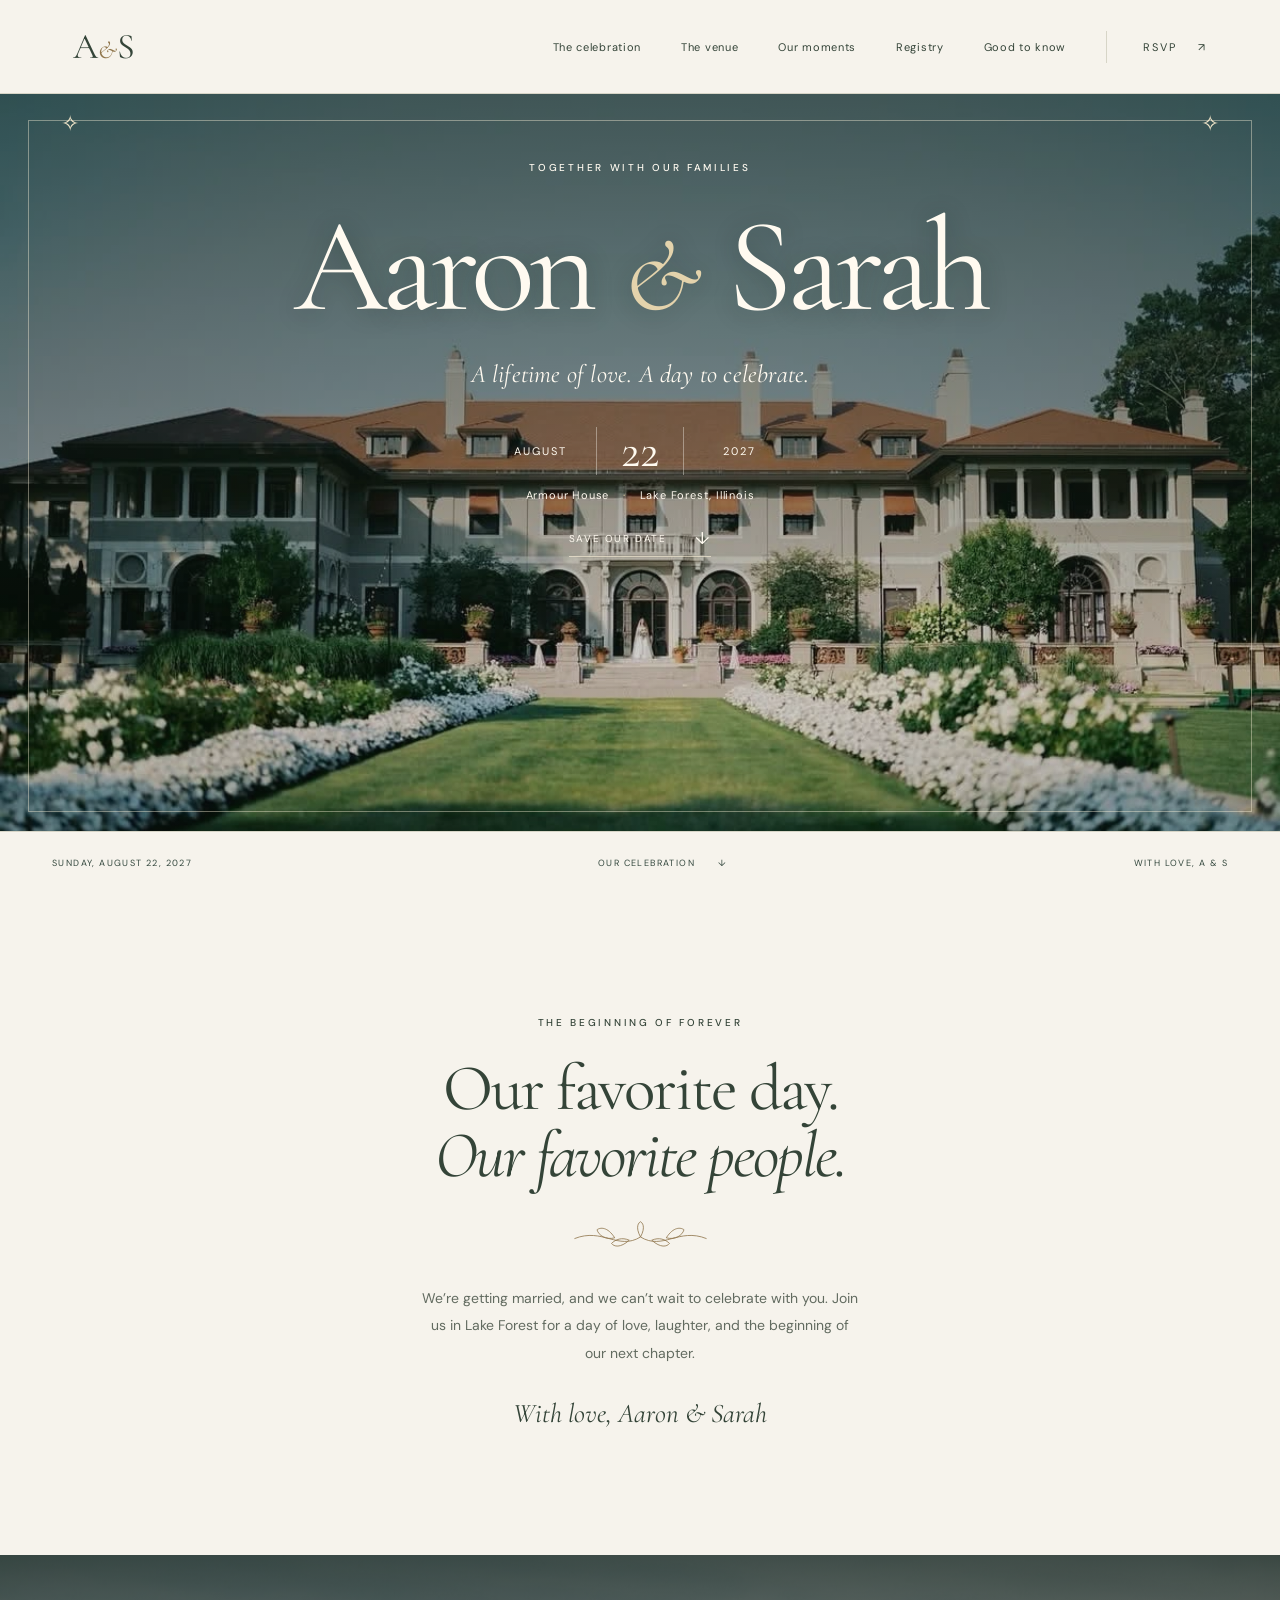
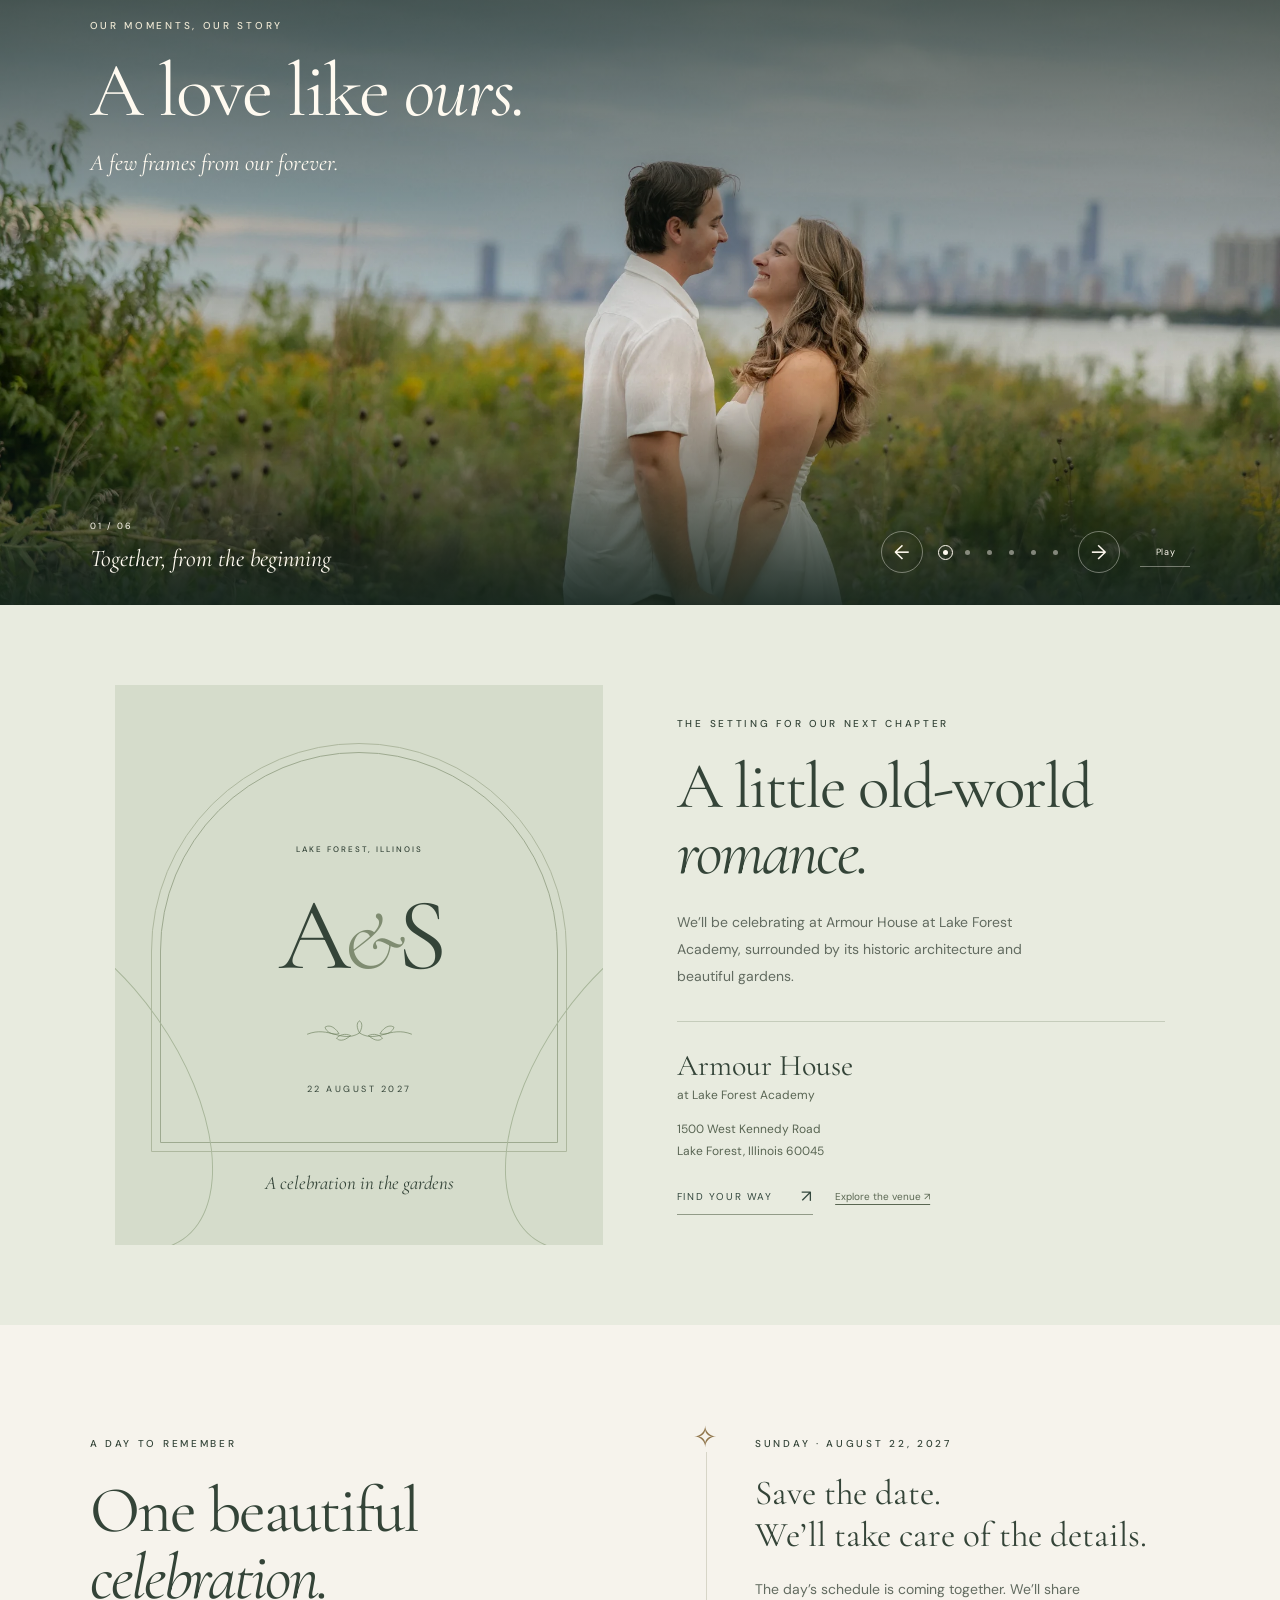
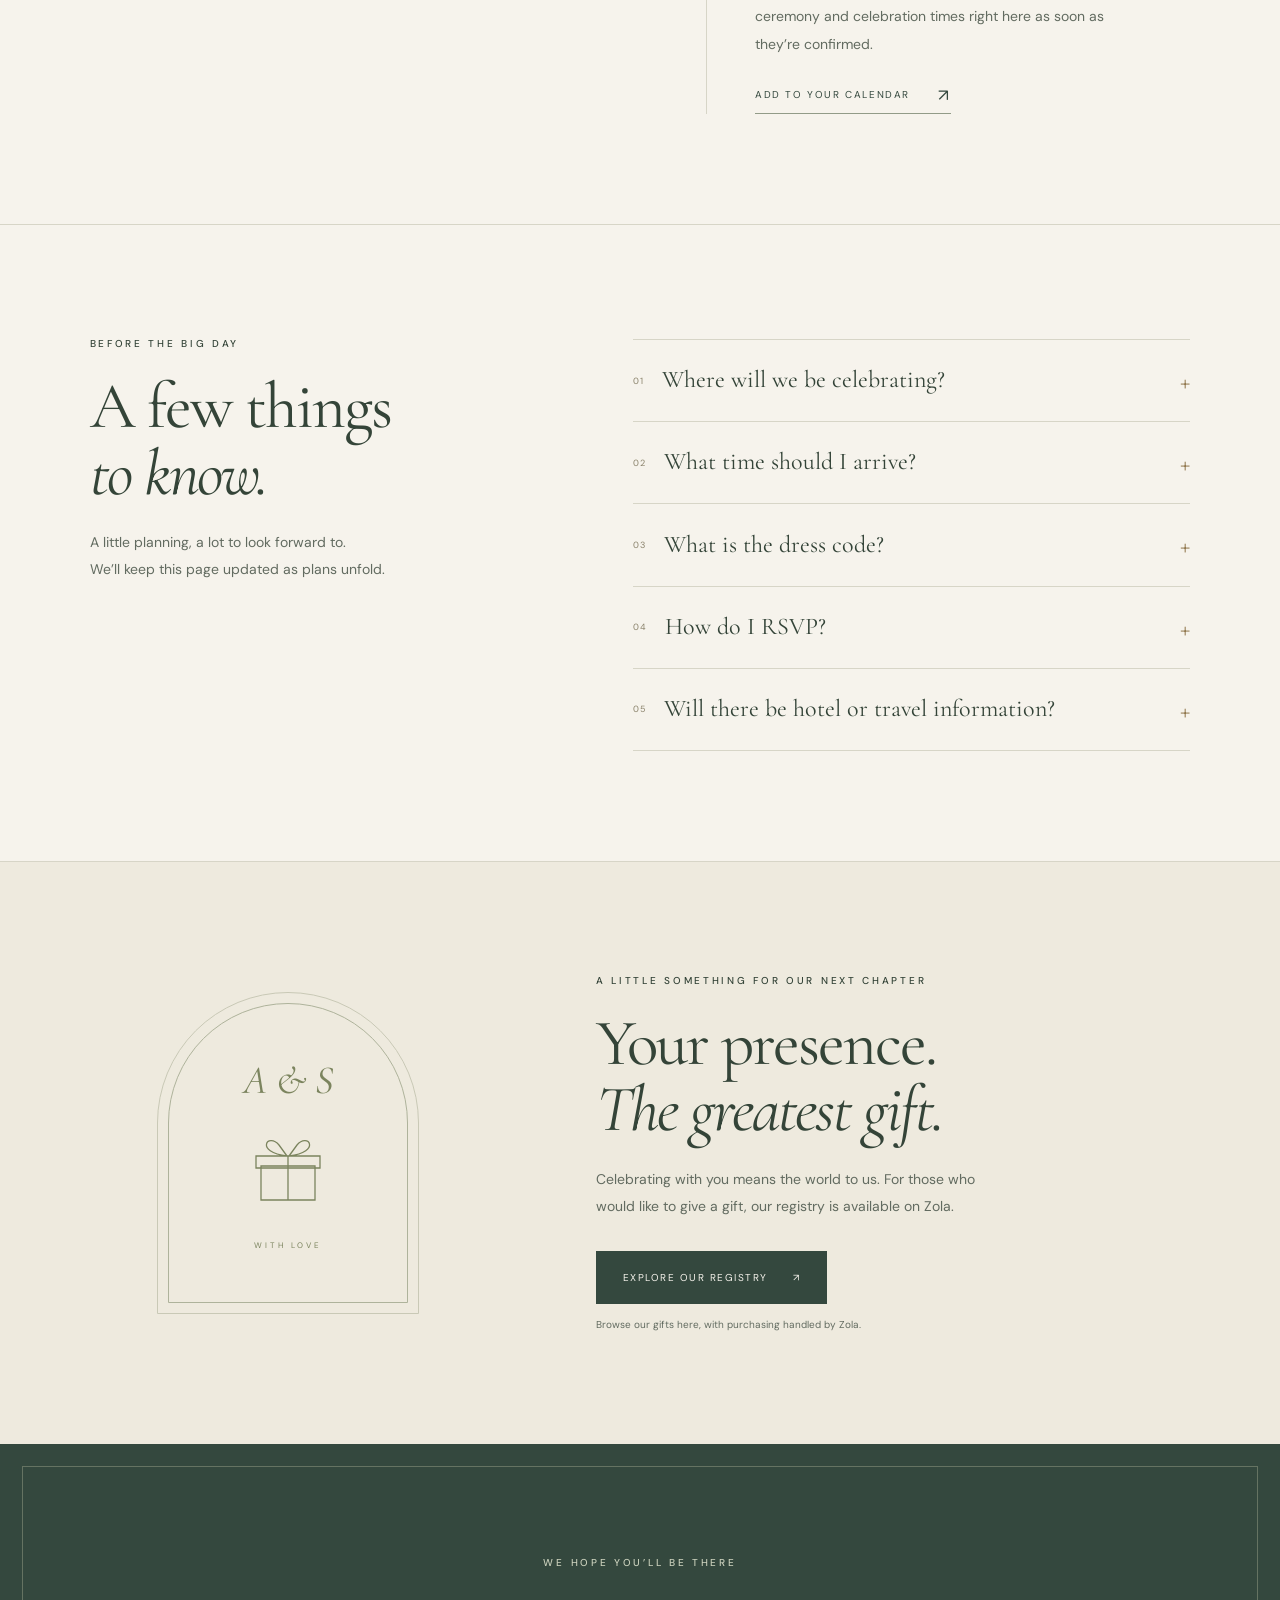
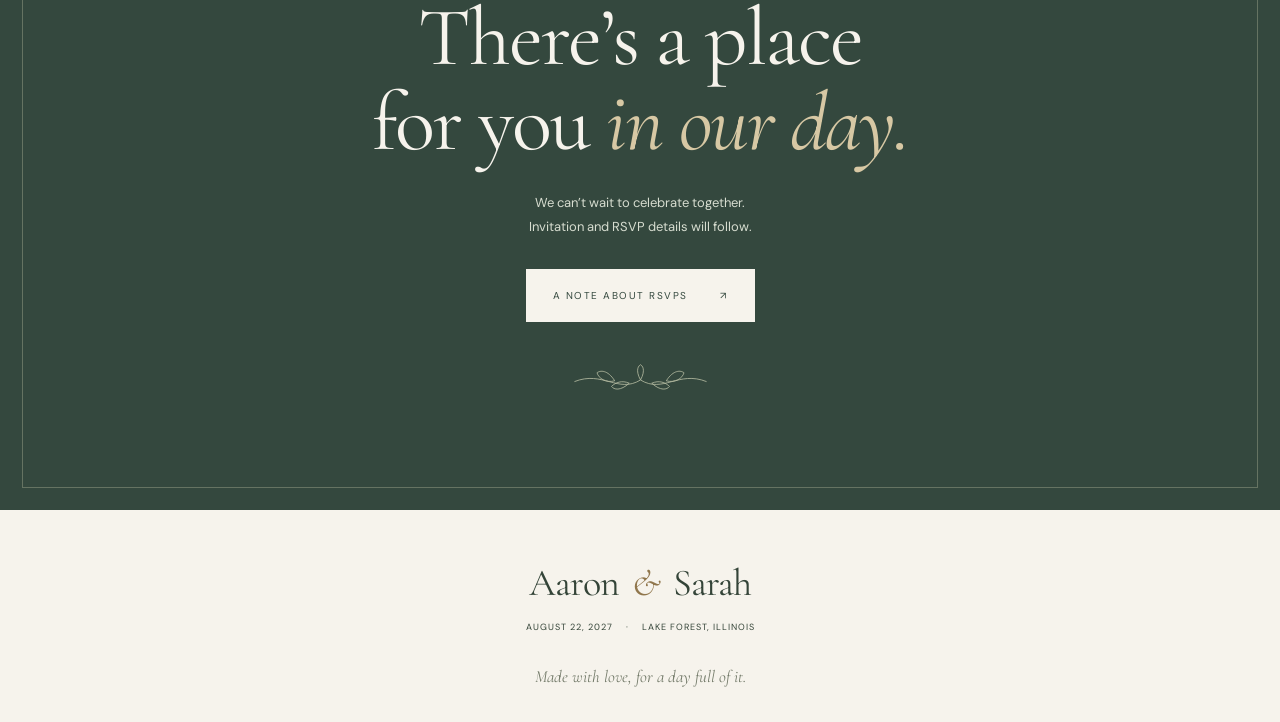
<file: index.html>
<!doctype html>
<html lang="en">
  <head>
    <meta charset="UTF-8" />
    <meta name="viewport" content="width=device-width, initial-scale=1.0" />
    <meta name="theme-color" content="#f6f3ec" />
    <meta name="description" content="Celebrate the wedding of Aaron and Sarah on August 22, 2027, at Armour House in Lake Forest, Illinois." />
    <title>Aaron & Sarah · August 22, 2027</title>
    <link rel="icon" type="image/svg+xml" href="./favicon.svg" />
    <link rel="preconnect" href="https://fonts.googleapis.com" />
    <link rel="preconnect" href="https://fonts.gstatic.com" crossorigin />
    <link href="https://fonts.googleapis.com/css2?family=Cormorant+Garamond:ital,wght@0,400;0,500;0,600;1,400;1,500&family=DM+Sans:wght@400;500;600&display=swap" rel="stylesheet" />
    <script type="module" crossorigin src="./assets/main-1BrXomaw.js"></script>
    <link rel="modulepreload" crossorigin href="./assets/client-D3bBWQSh.js">
    <link rel="stylesheet" crossorigin href="./assets/main-DiXlUowA.css">
  </head>
  <body><div id="root"></div></body>
</html>
</file>
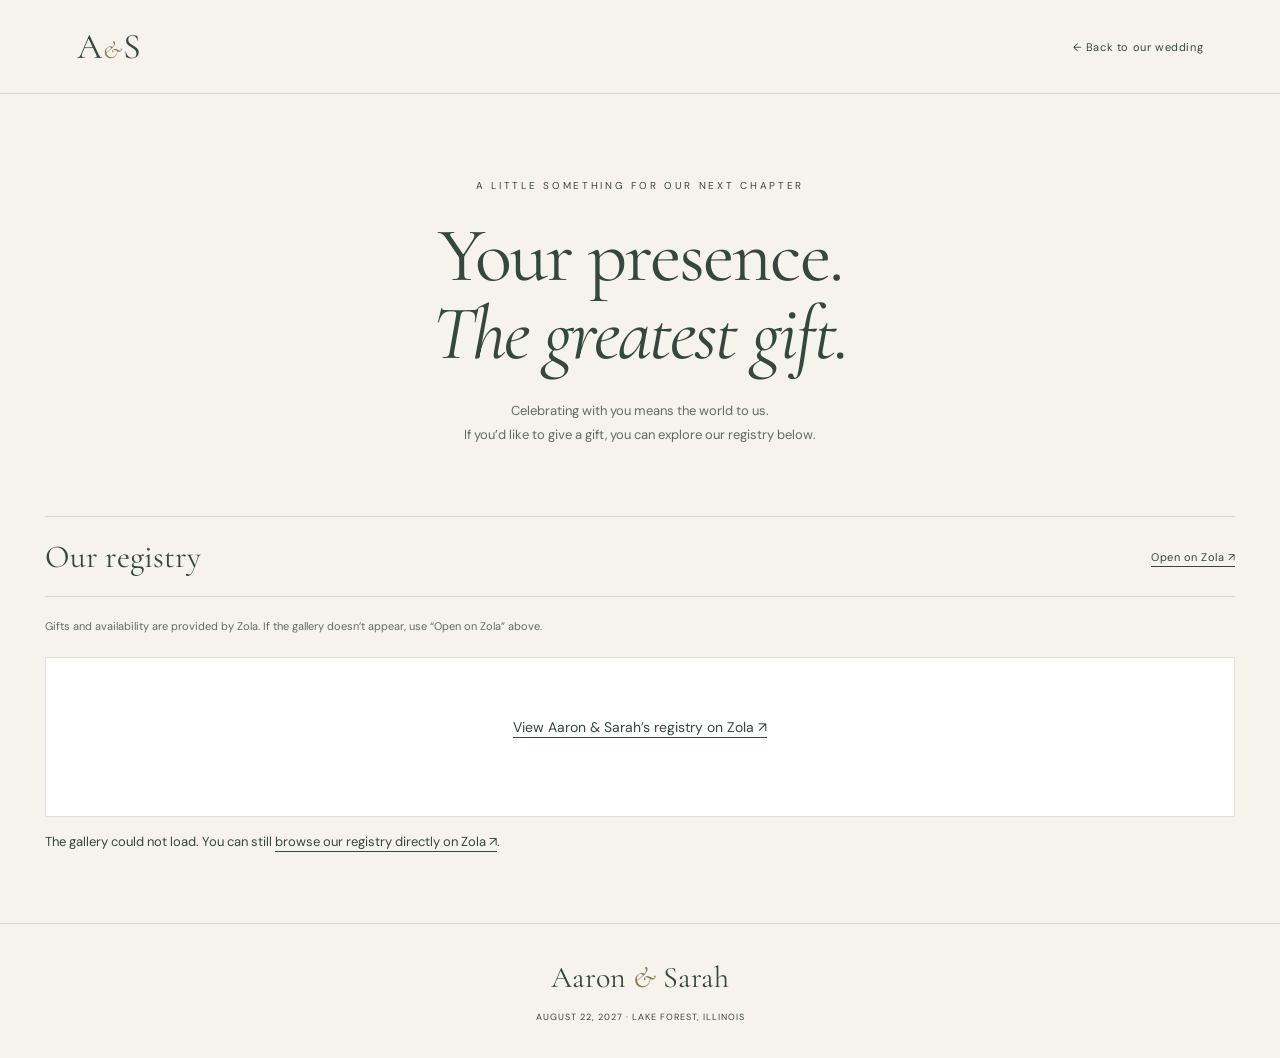
<file: registry.html>
<!doctype html>
<html lang="en">
<head>
  <meta charset="utf-8"/><meta name="viewport" content="width=device-width,initial-scale=1"/>
  <title>Our registry · Aaron & Sarah</title>
  <meta name="description" content="Explore Aaron and Sarah’s wedding registry on Zola."/>
  <link rel="icon" href="./favicon.svg"/>
  <link href="https://fonts.googleapis.com/css2?family=Cormorant+Garamond:ital,wght@0,400;0,500;1,400&family=DM+Sans:wght@400;500&display=swap" rel="stylesheet"/>
  <link rel="stylesheet" href="./registry.css"/>
</head>
<body>
  <header><a href="./" class="monogram" aria-label="Aaron and Sarah home">A<span>&</span>S</a><a class="back" href="./#registry">← Back to our wedding</a></header>
  <main>
    <section class="intro"><p class="eyebrow">A little something for our next chapter</p><h1>Your presence.<br/><em>The greatest gift.</em></h1><p>Celebrating with you means the world to us.<br/>If you’d like to give a gift, you can explore our registry below.</p></section>
    <section class="gift-gallery" aria-label="Our Zola gift registry"><div class="gallery-heading"><h2>Our registry</h2><a href="https://www.zola.com/wedding/aaron_sarah_2027/registry" target="_blank" rel="noopener noreferrer">Open on Zola ↗</a></div>
      <p class="gallery-note">Gifts and availability are provided by Zola. If the gallery doesn’t appear, use “Open on Zola” above.</p>
      <div id="registry-widget"><a class="zola-registry-embed" href="https://www.zola.com/wedding/aaron_sarah_2027/registry" data-registry-key="aaron_sarah_2027">View Aaron & Sarah’s registry on Zola ↗</a></div>
      <p id="widget-error" hidden>The gallery could not load. You can still <a href="https://www.zola.com/wedding/aaron_sarah_2027/registry" target="_blank" rel="noopener noreferrer">browse our registry directly on Zola ↗</a>.</p>
    </section>
  </main><footer>Aaron <em>&</em> Sarah <span>August 22, 2027 · Lake Forest, Illinois</span></footer>
  <script>
    const observer = new MutationObserver(() => {
      const frame = document.querySelector('.zola-registry-iframe');
      if (frame) { frame.title = 'Aaron and Sarah’s Zola gift registry'; observer.disconnect(); }
    });
    observer.observe(document.getElementById('registry-widget'), { childList: true, subtree: true });
    const script = document.createElement('script');
    script.src = 'https://widget.zola.com/js/widget.js'; script.async = true;
    script.onerror = () => { document.getElementById('widget-error').hidden = false; };
    document.body.appendChild(script);
  </script>
</body></html>
</file>
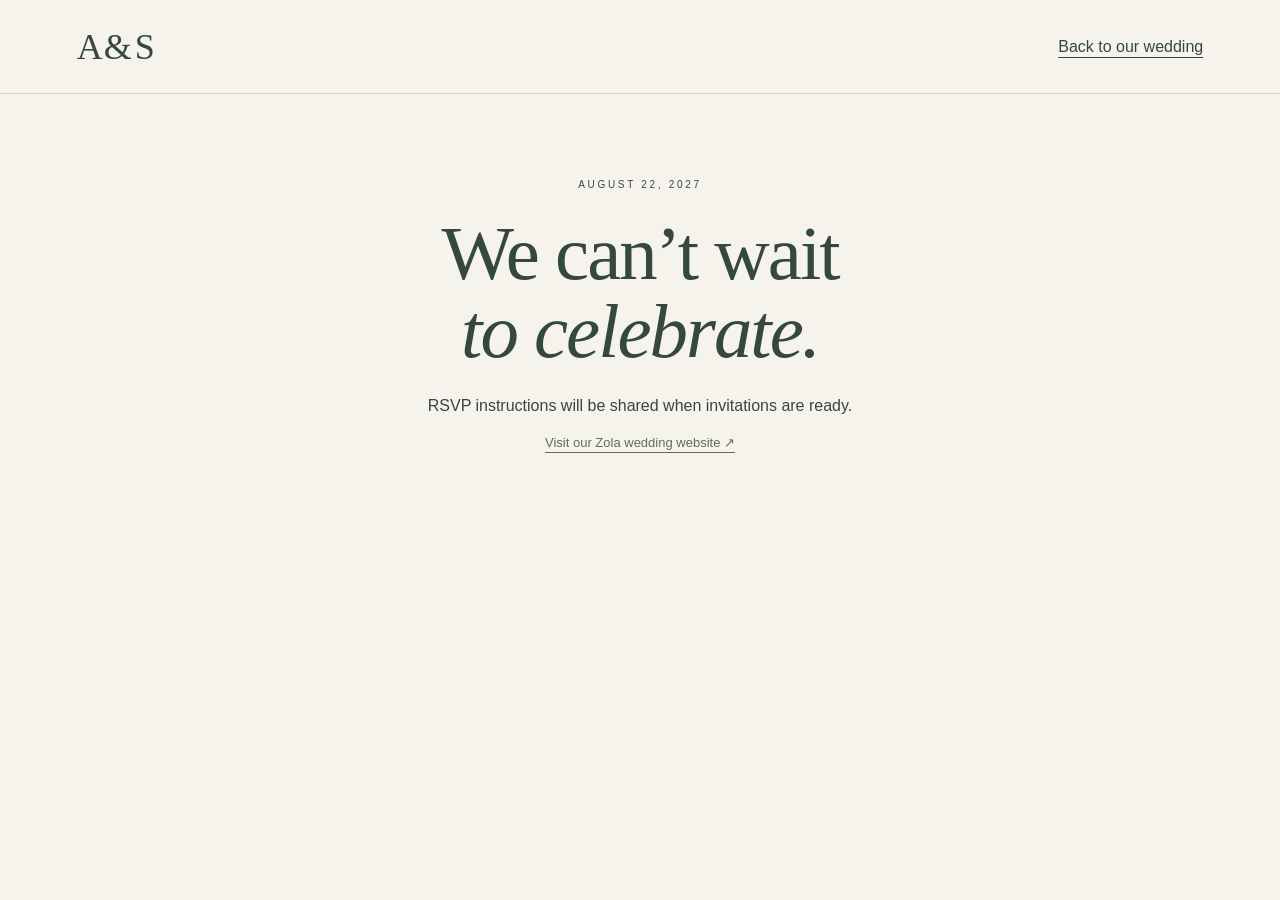
<file: rsvp.html>
<!doctype html><html lang="en"><head><meta charset="utf-8"><meta name="viewport" content="width=device-width,initial-scale=1"><title>RSVP · Aaron & Sarah</title><link rel="stylesheet" href="./registry.css"></head><body><header><a href="./" class="monogram">A & S</a><a href="./">Back to our wedding</a></header><main class="intro"><p class="eyebrow">August 22, 2027</p><h1>We can’t wait<br><em>to celebrate.</em></h1><p>RSVP instructions will be shared when invitations are ready.</p><p><a href="https://www.zola.com/wedding/aaron_sarah_2027">Visit our Zola wedding website ↗</a></p></main></body></html>
</file>
<file: assets/main-DiXlUowA.css>
@charset "UTF-8";:root{font-family:DM Sans,sans-serif;color:#344438;background:#f6f3ec;font-synthesis:none;--paper:#f6f3ec;--green:#34483e;--muted:#626b60;--gold:#90764c;--line:#d7d5c7;--serif:"Cormorant Garamond",Georgia,serif}*{box-sizing:border-box}html{scroll-behavior:smooth;scroll-padding-top:90px}body{margin:0}button,a,summary{-webkit-tap-highlight-color:transparent}a{color:inherit;text-decoration:none}button{font:inherit;cursor:pointer}button:focus-visible,a:focus-visible,summary:focus-visible{outline:2px solid #9b7747;outline-offset:6px}button{color:inherit}::selection{background:#d9ddcb}h1,h2,h3,p{margin:0}h1,h2,h3{font-family:var(--serif);font-weight:400}h2{font-size:clamp(48px,5.1vw,76px);line-height:1.02;letter-spacing:-2px}h2 em{font-weight:400}p{line-height:1.85}.eyebrow{text-transform:uppercase;font-size:10px;letter-spacing:2.7px;font-weight:500;line-height:1.7}.body-copy{font-size:14px;color:var(--muted);line-height:1.95}.section-pad{padding:110px max(7vw,24px)}.skip-link{position:fixed;left:20px;top:-100px;padding:12px;background:var(--paper);z-index:100}.skip-link:focus{top:15px}.site-header{height:94px;padding:0 5.7%;display:flex;align-items:center;justify-content:space-between;border-bottom:1px solid var(--line);position:relative;z-index:5}.monogram{font-family:var(--serif);font-size:36px;letter-spacing:-3px}.monogram span{font-style:italic;color:var(--gold);font-size:25px;margin:0 3px}nav{display:flex;align-items:center;gap:40px}nav a{font-size:11px;letter-spacing:.7px}nav a:hover{color:var(--gold)}.nav-rsvp{border-left:1px solid var(--line);padding:9px 0 9px 36px;letter-spacing:2px}.nav-rsvp span{margin-left:16px}.menu-toggle{display:none}.hero{text-align:center;position:relative;padding:64px 20px 0;overflow:hidden}.hero-frame{position:absolute;inset:26px 28px 68px;border:1px solid #b8bcaa;pointer-events:none}.hero-frame:before,.hero-frame:after{content:"✧";position:absolute;top:-12px;background:var(--paper);padding:0 12px;color:#8b987f;font-size:22px}.hero-frame:before{left:20px}.hero-frame:after{right:20px}.hero-intro{position:relative;margin:0 0 15px}.hero h1{font-size:clamp(76px,10.4vw,155px);letter-spacing:-6px;line-height:1.14;position:relative}.hero h1 em{color:#9c8762;font-size:.77em;margin:0 .07em;font-weight:400}.hero-invitation{font-family:var(--serif);font-style:italic;font-size:25px;margin-top:8px;letter-spacing:.2px}.mobile-break{display:none}.hero-date{display:flex;align-items:center;justify-content:center;gap:24px;margin:30px 0 10px}.hero-date span{text-transform:uppercase;font-size:11px;letter-spacing:2px;min-width:63px}.hero-date strong{font:400 48px/1 var(--serif);padding:0 24px;border-left:1px solid var(--line);border-right:1px solid var(--line)}.hero-location{font-size:11px;letter-spacing:.8px}.hero-location span{margin:0 10px;color:var(--gold)}.text-link{display:inline-flex;gap:28px;align-items:center;border:none;border-bottom:1px solid #929b88;background:transparent;font-size:10px;text-transform:uppercase;letter-spacing:1.6px;padding:9px 0;color:var(--green);line-height:1.6}.text-link span{font-size:17px;line-height:1;transition:transform .2s}.text-link:hover span{transform:translate(3px,-2px)}.save-date{margin-top:16px}.estate{display:block;width:min(1100px,100%);margin:-26px auto -5px;pointer-events:none}.hero-foot{border-top:1px solid var(--line);display:flex;justify-content:space-between;align-items:center;padding:23px 4.2%;font-size:9px;letter-spacing:1.4px;text-transform:uppercase;position:relative;background:var(--paper)}.hero-foot a span{margin-left:20px}.welcome{text-align:center;max-width:850px;margin:auto;padding-top:120px;padding-bottom:125px}.welcome h2{margin-top:25px}.flourish{width:145px;height:40px;color:var(--gold);display:block;margin:28px auto}.welcome .body-copy{max-width:440px;margin:0 auto}.signature{font:italic 27px var(--serif);margin-top:30px}.venue-section{display:grid;grid-template-columns:1fr 1fr;background:#e8ebdf;gap:7%;padding:80px 9%}.venue-art{background:#d5dccb;padding:44px 45px 28px;position:relative;display:flex;flex-direction:column;justify-content:center;min-height:560px;overflow:hidden}.venue-art:before,.venue-art:after{content:"";position:absolute;width:210px;height:390px;border:1px solid #a9b79b;border-radius:100%;transform:rotate(-35deg);left:-150px;bottom:-30px}.venue-art:after{left:auto;right:-150px;transform:rotate(35deg)}.arch{border:1px solid #9eaa90;border-radius:240px 240px 0 0;padding:90px 15px 45px;text-align:center;outline:1px solid #aeb89f;outline-offset:8px}.arch .eyebrow{font-size:8px;letter-spacing:2px}.venue-number{font:400 clamp(75px,8vw,115px)/1.4 var(--serif);letter-spacing:-8px;margin-top:8px}.venue-number span{font-style:italic;color:#7f8c71;font-size:.8em}.arch .flourish{width:115px;margin:5px auto 28px;color:#6b7e5c}.arch-date{font-size:9px;letter-spacing:2.5px}.art-caption{font:italic 19px var(--serif);text-align:center;margin-top:28px}.venue-copy{align-self:center;padding:20px 0}.venue-copy h2{margin:22px 0}.venue-copy .body-copy{max-width:390px}.address{border-top:1px solid #c5ccbb;margin-top:30px;padding-top:25px}.address h3{font-size:30px}.address p{font-size:12px;color:#596553}.address p:last-child{margin:12px 0 17px}.venue-source{font-size:10px;display:inline-block;margin-left:22px;color:#5a6752;text-decoration:underline;text-underline-offset:4px}.day-section{display:grid;grid-template-columns:1fr 1fr;gap:12%;border-bottom:1px solid var(--line);max-width:1360px;margin:auto}.day-section h2{margin-top:26px}.day-detail{border-left:1px solid var(--line);padding-left:48px;position:relative}.small-star{font-size:29px;position:absolute;left:-14px;top:-12px;background:var(--paper);color:var(--gold);line-height:1}.day-detail h3{font-size:35px;line-height:1.2;margin:20px 0}.day-detail .body-copy{max-width:390px}.day-detail .text-link{margin-top:20px}.details-section{display:grid;grid-template-columns:.9fr 1.1fr;gap:8%;max-width:1360px;margin:auto}.details-heading h2{margin:22px 0}.faq-list{padding-top:4px}.faq-list details{border-bottom:1px solid var(--line)}.faq-list details:first-child{border-top:1px solid var(--line)}summary{list-style:none;display:flex;align-items:center;gap:18px;padding:25px 0;cursor:pointer;font-family:var(--serif);font-size:24px;line-height:1.2}summary::-webkit-details-marker{display:none}.faq-number{font:9px DM Sans,sans-serif;color:#8a826b;letter-spacing:1px}.faq-plus{margin-left:auto;color:var(--gold);font-family:var(--serif);font-size:26px;transition:transform .2s}details[open] .faq-plus{transform:rotate(45deg)}.faq-list details p{font-size:13px;color:var(--muted);padding:0 25px 25px 32px;line-height:1.9}.rsvp-section{background:var(--green);color:var(--paper);text-align:center;position:relative}.rsvp-section:before{content:"";position:absolute;inset:22px;border:1px solid #657362;pointer-events:none}.rsvp-section .eyebrow{color:#c9cfbb}.rsvp-section h2{margin:25px auto;max-width:750px;font-size:clamp(54px,6.5vw,90px)}.rsvp-section h2 em{color:#d7c8a4}.rsvp-section p:not(.eyebrow){font-size:13px;color:#d7ddd0}.button-light,.button-dark{border:1px solid transparent;background:var(--paper);color:var(--green);font-size:10px;letter-spacing:1.5px;padding:19px 26px;text-transform:uppercase;margin-top:30px;transition:background .2s}.button-light span{margin-left:28px}.button-light:hover{background:#e4decd}.rsvp-section .flourish{color:#b7bea4;margin-bottom:0;margin-top:38px}footer{text-align:center;padding:50px 20px 35px}.footer-names{font:38px var(--serif);letter-spacing:-1px}.footer-names em{color:var(--gold);margin:0 5px}footer p{font-size:9px;letter-spacing:1px;text-transform:uppercase;margin:13px 0 30px}footer p span{margin:0 10px}.footer-love{font:italic 17px var(--serif);color:#737a69}dialog{padding:0;border:1px solid var(--line);background:var(--paper);color:var(--green);max-width:520px;width:calc(100% - 36px);max-height:90vh}dialog::backdrop{background:#18281fc4;-webkit-backdrop-filter:blur(4px);backdrop-filter:blur(4px)}.dialog-content{padding:45px 36px;text-align:center;position:relative}.dialog-close{position:absolute;right:12px;top:8px;border:0;background:none;font-size:30px;padding:5px 10px}.dialog-content .flourish{margin-top:0}.dialog-content h2{font-size:52px;margin:20px 0}.dialog-content>p:not(.eyebrow){font-size:13px;color:var(--muted)}.dialog-content .dialog-note{font-size:11px!important;margin-top:15px}.button-dark{background:var(--green);color:var(--paper)}.button-dark:hover{background:#4a5e4d}.reveal{opacity:0;transform:translateY(18px);transition:opacity .8s ease,transform .8s ease}.reveal.visible{opacity:1;transform:none}@media(min-width:1500px){.hero{padding-top:75px}.estate{max-width:1200px}.hero h1{font-size:160px}}@media(max-width:900px){nav{gap:23px}.venue-section{padding:65px 6%;gap:7%}.venue-art{padding:35px 26px 25px;min-height:490px}.venue-source{display:block;margin:20px 0 0}.section-pad{padding:85px 6%}.day-section{gap:6%}.day-detail{padding-left:28px}.details-section{gap:5%}summary{font-size:21px}.hero h1{letter-spacing:-4px}.hero-foot,.venue-copy .eyebrow{font-size:8px}}@media(max-width:620px){html{scroll-padding-top:20px}.site-header{height:76px;padding:0 24px}.monogram{font-size:32px}.menu-toggle{display:block;border:0;background:none;text-transform:uppercase;font-size:10px;letter-spacing:1.5px;padding:12px 0}.menu-toggle span{margin-left:15px;font-size:19px}nav{display:none;position:absolute;top:75px;left:0;right:0;background:var(--paper);padding:24px;border-bottom:1px solid var(--line);box-shadow:0 15px 20px #34483e10}nav.open{display:flex;flex-direction:column;align-items:stretch;gap:0}nav a{padding:15px 0}.nav-rsvp{border-left:none;border-top:1px solid var(--line);padding:18px 0 8px;margin-top:8px}.hero{padding-top:64px}.hero-frame{inset:18px 14px 53px}.hero-frame:before{left:10px}.hero-frame:after{right:10px}.hero-intro{font-size:8px;letter-spacing:2px}.hero h1{font-size:clamp(56px,13.8vw,85px);letter-spacing:-3px;margin-top:18px}.hero h1 em{margin:0 .02em}.hero-invitation{font-size:23px;line-height:1.3;margin-top:18px}.mobile-break{display:block}.hero-date{gap:12px;margin-top:27px}.hero-date strong{font-size:42px;padding:0 18px}.hero-date span{font-size:9px}.hero-location{font-size:9px;letter-spacing:.3px}.hero-location span{margin:0 5px}.save-date{font-size:9px;margin-top:10px}.estate{width:160%;max-width:none;margin:0 -30% -1px}.hero-foot{padding:18px 3%;justify-content:center}.hero-foot>span{display:none}.hero-foot a{font-size:8px}.section-pad{padding:75px 26px}h2{font-size:49px;letter-spacing:-1.5px}.welcome{padding-top:80px;padding-bottom:80px}.welcome h2{margin-top:20px}.welcome .body-copy{font-size:13px;max-width:340px}.flourish{margin:25px auto}.signature{font-size:25px}.venue-section{grid-template-columns:1fr;padding:48px 26px 60px;gap:35px}.venue-art{max-width:420px;width:100%;margin:auto;min-height:450px;padding:35px 40px 24px}.arch{padding-top:65px;padding-bottom:30px}.venue-number{font-size:100px}.venue-copy{padding:0 4px}.venue-copy .eyebrow{font-size:9px}.venue-copy h2{font-size:52px}.venue-copy .body-copy{font-size:13px}.venue-source{display:inline-block;margin:0 0 0 18px}.day-section,.details-section{grid-template-columns:1fr;gap:38px}.day-section h2{margin-top:20px}.day-detail{margin-left:10px;padding-left:25px}.day-detail h3{font-size:32px}.day-detail .body-copy,.details-heading .body-copy{font-size:13px}.details-section{gap:25px}summary{font-size:22px;padding:22px 0;gap:13px}.faq-list details p{padding-left:27px;font-size:13px}.rsvp-section{padding:80px 28px}.rsvp-section:before{inset:14px}.rsvp-section h2{font-size:54px}.rsvp-section p:not(.eyebrow){font-size:12px}footer{padding-top:40px}.dialog-content{padding:40px 25px}.dialog-content h2{font-size:46px}}@media(prefers-reduced-motion:reduce){html{scroll-behavior:auto}.reveal{opacity:1;transform:none;transition:none}*{transition:none!important}}.photo-section{position:relative;min-height:650px;color:#fffaf0;background:#3d5046;isolation:isolate;display:flex;flex-direction:column;justify-content:space-between;padding:62px 7% 32px;overflow:hidden}.photo-slides,.photo-slide,.photo-shade{position:absolute;inset:0;z-index:-3}.photo-slide{opacity:0;transition:opacity 1.1s ease;background:#556553}.photo-slide.active{opacity:1}.photo-tone-0{background:radial-gradient(ellipse at 75% 20%,#929b7c,#586951 45%,#31483c)}.photo-tone-1{background:radial-gradient(ellipse at 30% 30%,#b49a7a,#746d54 45%,#3d4d40)}.photo-tone-2{background:radial-gradient(ellipse at 65% 35%,#949e94,#566e67 45%,#304b45)}.photo-slide img{width:100%;height:100%;object-fit:cover}.photo-placeholder{height:100%;display:flex;align-items:center;justify-content:center;flex-direction:column;gap:20px;padding-top:100px}.placeholder-monogram{font:110px var(--serif);color:#eee9d5a0;letter-spacing:-7px}.placeholder-monogram em{font-weight:400;font-size:.8em}.photo-placeholder>span:last-child{font-size:9px;text-transform:uppercase;letter-spacing:2px;color:#fff8e9cc}.photo-shade{z-index:-2;background:linear-gradient(180deg,#182b254d,transparent 55%,#182b25c9)}.photo-shade.with-photo{background:linear-gradient(180deg,#12231dc9,transparent 65%,#12231de6)}.photo-heading .eyebrow{color:#ede7d3}.photo-heading h2{margin:18px 0 12px;font-size:clamp(54px,6vw,86px)}.photo-heading>p:last-child{font-family:var(--serif);font-size:23px;font-style:italic}.photo-bottom{display:flex;justify-content:space-between;align-items:end;gap:20px;margin-top:230px}.photo-caption{font:italic 24px var(--serif)}.photo-caption>span{font:9px DM Sans,sans-serif;display:block;margin-bottom:12px;letter-spacing:2px}.photo-controls{display:flex;align-items:center;gap:12px}.photo-controls>button{background:transparent;color:inherit;border:1px solid #f6f3ec66;width:42px;height:42px;border-radius:50%;font-size:20px}.photo-controls button:hover{background:#f6f3ec22}.photo-controls button:focus-visible{outline-color:#fffaf0}.photo-dots{display:flex;gap:1px}.photo-dots button{background:none;border:0;padding:15px 8px}.photo-dots span{display:block;width:5px;height:5px;border-radius:50%;background:#f6f3ec77}.photo-dots .selected span{background:#fffaf0;outline:1px solid #fffaf0;outline-offset:4px}.photo-controls>.photo-play{font-size:9px;letter-spacing:.6px;width:50px;border-radius:0;border:0;border-bottom:1px solid #f6f3ec66;height:30px;margin-left:8px}.registry-section{display:grid;grid-template-columns:.8fr 1.2fr;gap:10%;align-items:center;background:#eeeade;border-top:1px solid var(--line)}.registry-seal{width:240px;height:300px;justify-self:center;border:1px solid #aeb39b;border-radius:150px 150px 0 0;outline:1px solid #c9c9b6;outline-offset:10px;display:flex;flex-direction:column;align-items:center;justify-content:center;gap:18px;color:#7b845e}.registry-seal>span:first-child{font:italic 40px var(--serif)}.registry-seal svg{width:100px;height:100px}.registry-seal>span:last-child{font-size:8px;letter-spacing:3px}.registry-copy h2{margin:22px 0}.registry-copy .body-copy{max-width:420px}.registry-button{display:inline-flex;gap:25px;align-items:center}.registry-note{font-size:10px;color:var(--muted);margin-top:12px}.registry-pending{border-top:1px solid #c9c9b6;padding-top:20px;margin-top:25px;font:italic 23px var(--serif)}@media(min-width:621px)and (max-width:1100px){nav{gap:16px}nav a{font-size:10px}.nav-rsvp{padding-left:20px}.site-header{padding:0 4%}}@media(max-width:620px){.photo-section{min-height:600px;padding:45px 26px 26px}.photo-heading h2{font-size:52px}.photo-heading>p:last-child{font-size:21px}.placeholder-monogram{font-size:85px}.photo-placeholder{padding-top:70px}.photo-placeholder>span:last-child{font-size:8px;letter-spacing:1.3px}.photo-bottom{align-items:start;flex-direction:column;margin-top:220px;gap:20px}.photo-caption{font-size:22px}.photo-controls{align-self:flex-end}.photo-controls>button{width:40px;height:40px}.registry-section{grid-template-columns:1fr;gap:50px}.registry-seal{width:180px;height:220px;gap:8px}.registry-seal svg{width:80px;height:80px}.registry-copy h2{font-size:48px}}@media(prefers-reduced-motion:reduce){.photo-slide{transition:none}}.hero{min-height:800px;display:flex;flex-direction:column;align-items:center;color:#fffaf0;background:linear-gradient(180deg,#15281fad,#15281f75 38%,#15281f29 75%,#15281f57),url(../armour-house-selected.webp) center 58%/cover no-repeat;padding-top:65px}.hero h1{text-shadow:0 2px 24px #12241d50}.hero h1 em{color:#e4d3ac}.hero .hero-frame{border-color:#fff5dc66;bottom:82px}.hero-frame:before,.hero-frame:after{background:transparent;color:#f4e8cb}.hero .hero-date strong{border-color:#f6f3ec66}.hero .hero-location span{color:#ebd8ad}.hero .save-date{color:#fffaf0;border-color:#fff5dc99}.hero .estate{display:none}.hero .hero-foot{margin-top:auto;align-self:stretch;margin-left:-20px;margin-right:-20px;color:var(--green);padding-top:25px;padding-bottom:25px}.hero .save-date{margin-bottom:120px}.hero-intro,.hero-invitation,.hero-date,.hero-location,.hero .save-date{position:relative}@media(max-width:620px){.hero{min-height:760px;background-position:50% 55%;padding-top:65px}.hero .hero-frame{bottom:66px}.hero .save-date{margin-bottom:210px}.hero .hero-foot{padding-top:20px;padding-bottom:20px}.hero h1{font-size:clamp(56px,13.8vw,85px)}}.hero{background-color:#34483e;background-size:cover,100% auto;background-position:center,center 58%}@media(max-width:620px){.hero{background-size:cover,auto 100%;background-position:center,center}}.hero{background-size:cover,cover;background-position:center,center 52%}@media(max-width:620px){.hero{background-size:cover,auto 70%;background-position:center,center bottom 45px}}@media(min-width:621px){.hero{background-position:center,center 85%}}
</file>
<file: registry.css>
:root{font-family:'DM Sans',sans-serif;background:#f6f3ec;color:#34483e}*{box-sizing:border-box}body{margin:0}a{color:inherit;text-underline-offset:5px}a:focus-visible{outline:2px solid #90764c;outline-offset:6px}header{height:94px;padding:0 6%;display:flex;align-items:center;justify-content:space-between;border-bottom:1px solid #d7d5c7}.monogram{font:36px 'Cormorant Garamond',Georgia,serif;text-decoration:none;letter-spacing:-3px}.monogram span{font-style:italic;color:#90764c;font-size:25px;margin:0 4px}.back{font-size:11px;letter-spacing:.6px;text-decoration:none}.intro{text-align:center;padding:75px 24px 55px}.eyebrow{text-transform:uppercase;font-size:10px;letter-spacing:2.7px}h1{font:400 clamp(55px,6vw,82px)/1.02 'Cormorant Garamond',Georgia,serif;letter-spacing:-2px;margin:25px 0}h1 em{font-weight:400}.intro>p:last-child{font-size:13px;line-height:1.9;color:#626b60}.gift-gallery{max-width:1260px;margin:0 auto 70px;padding:0 35px}.gallery-heading{border-top:1px solid #d7d5c7;border-bottom:1px solid #d7d5c7;display:flex;justify-content:space-between;align-items:center;padding:20px 0;gap:20px}.gallery-heading h2{font:400 32px 'Cormorant Garamond',Georgia,serif;margin:0}.gallery-heading a{font-size:11px;letter-spacing:.5px}.gallery-note{font-size:11px;line-height:1.8;color:#626b60;margin:20px 0}#registry-widget{background:white;min-height:160px;padding:15px;border:1px solid #e3e1d9}#registry-widget>a{display:block;text-align:center;padding:45px 15px;font-size:14px}#widget-error{font-size:13px;line-height:1.8}footer{text-align:center;border-top:1px solid #d7d5c7;padding:35px;font:30px 'Cormorant Garamond',Georgia,serif}footer em{color:#90764c}footer span{display:block;font:9px 'DM Sans',sans-serif;letter-spacing:1px;text-transform:uppercase;margin-top:15px}@media(max-width:620px){header{height:76px;padding:0 24px}.intro{padding-top:55px}.gift-gallery{padding:0 16px}.gallery-heading h2{font-size:28px}.gallery-heading a{font-size:10px}#registry-widget{padding:4px}}
</file>
